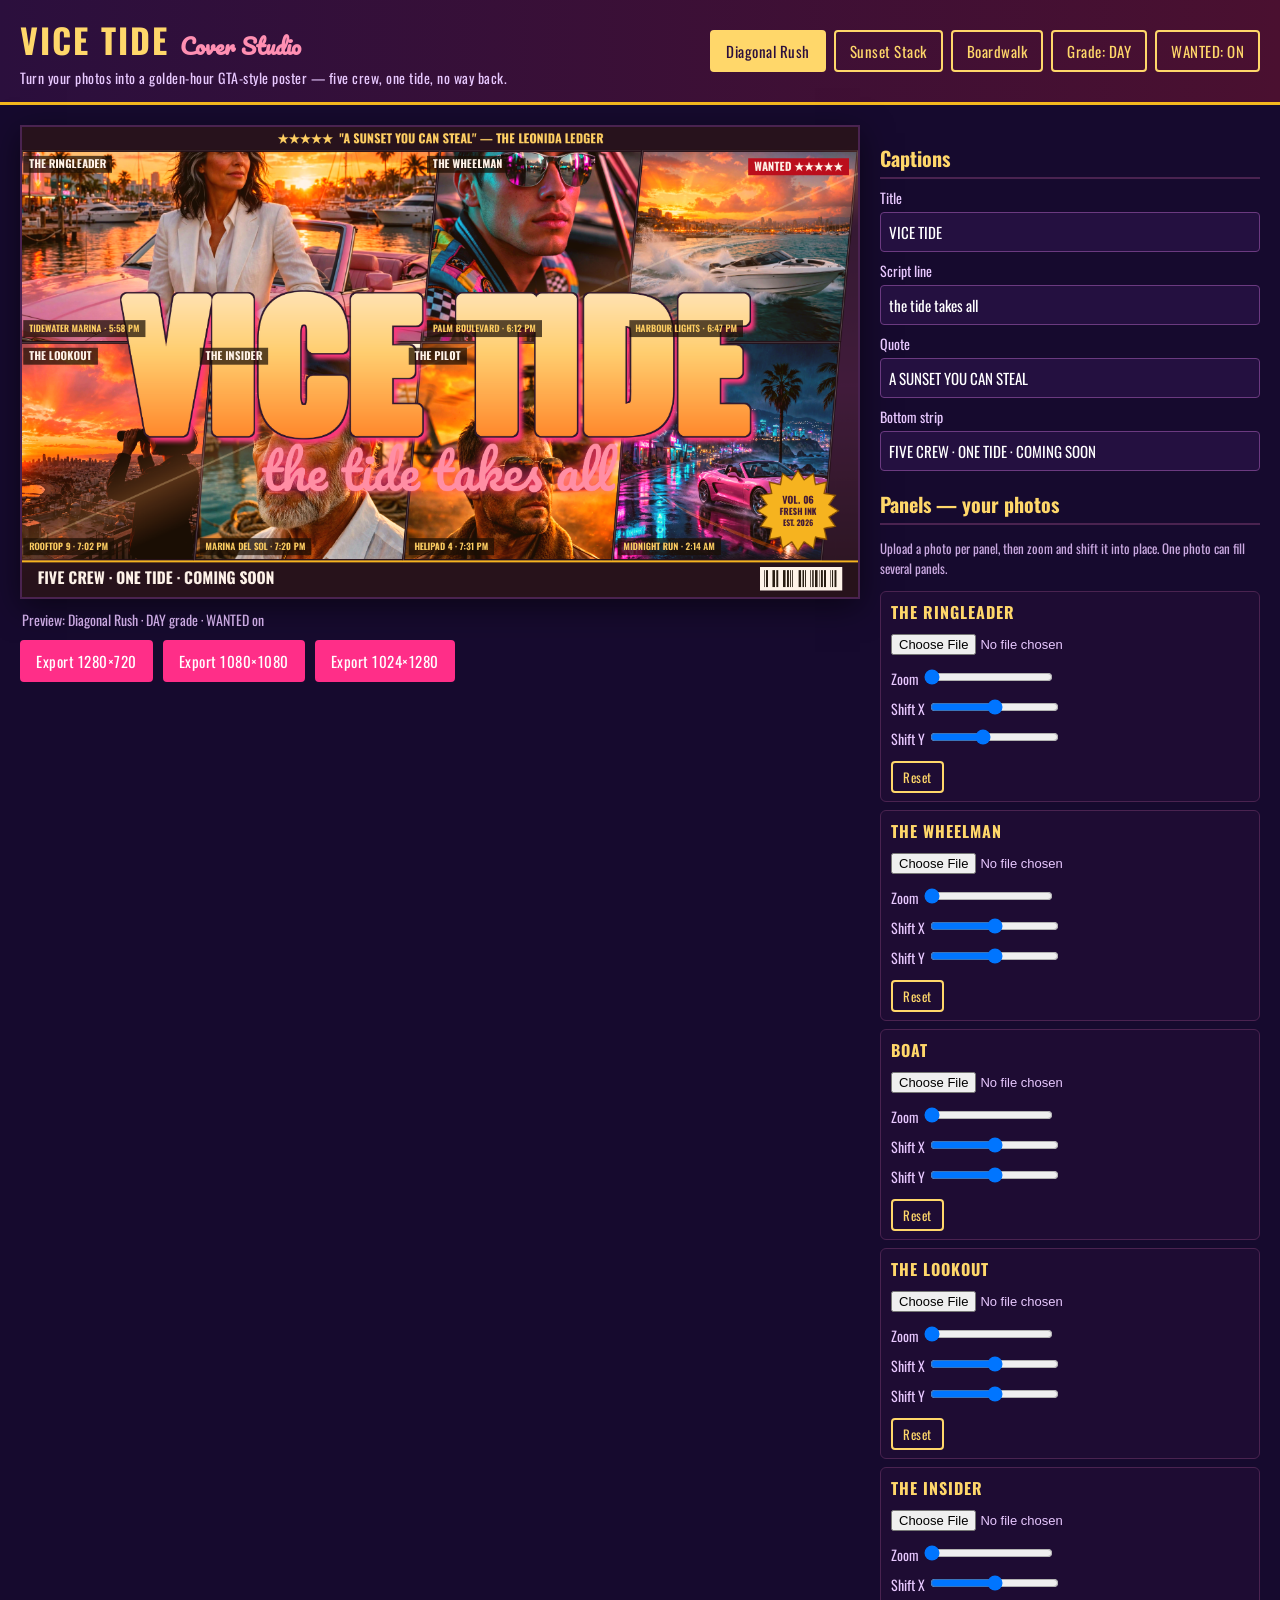
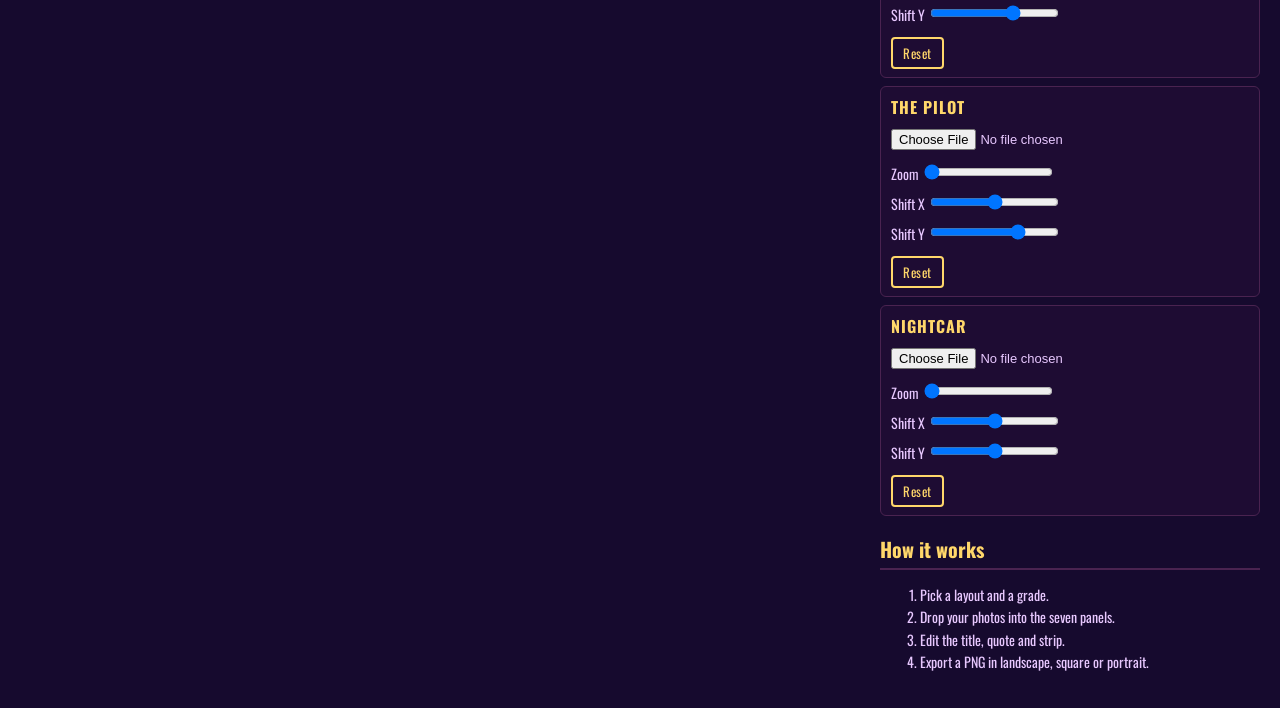
<file: app/index.html>
<!DOCTYPE html>
<html lang="en">
<head>
<meta charset="utf-8">
<meta name="viewport" content="width=device-width, initial-scale=1">
<title>VICE TIDE Cover Studio — GTA-style cover maker</title>
<link rel="stylesheet" href="style.css">
</head>
<body>
<header class="topbar">
  <div class="brand">
    <h1>VICE TIDE <span>Cover Studio</span></h1>
    <p>Turn your photos into a golden-hour GTA-style poster — five crew, one tide, no way back.</p>
  </div>
  <div class="top-actions">
    <button type="button" data-layout="rush" class="active">Diagonal Rush</button>
    <button type="button" data-layout="stack">Sunset Stack</button>
    <button type="button" data-layout="boardwalk">Boardwalk</button>
    <button type="button" id="grade">Grade: DAY</button>
    <button type="button" id="wanted">WANTED: ON</button>
  </div>
</header>

<main>
  <section class="preview-col">
    <canvas id="preview" width="1280" height="720"></canvas>
    <p id="status" class="status">Loading photos…</p>
    <div class="exports">
      <button type="button" data-export="landscape">Export 1280×720</button>
      <button type="button" data-export="square">Export 1080×1080</button>
      <button type="button" data-export="portrait">Export 1024×1280</button>
    </div>
  </section>

  <aside class="controls">
    <h2>Captions</h2>
    <label>Title <input id="title" value="VICE TIDE" maxlength="24"></label>
    <label>Script line <input id="script" value="the tide takes all" maxlength="40"></label>
    <label>Quote <input id="quote" value="A SUNSET YOU CAN STEAL" maxlength="48"></label>
    <label>Bottom strip <input id="strip" value="FIVE CREW · ONE TIDE · COMING SOON" maxlength="48"></label>

    <h2>Panels — your photos</h2>
    <p class="hint">Upload a photo per panel, then zoom and shift it into place. One photo can fill several panels.</p>
    <div id="panels"></div>

    <h2>How it works</h2>
    <ol class="how">
      <li>Pick a layout and a grade.</li>
      <li>Drop your photos into the seven panels.</li>
      <li>Edit the title, quote and strip.</li>
      <li>Export a PNG in landscape, square or portrait.</li>
    </ol>
  </aside>
</main>

<script src="src/cover.js"></script>
<script src="src/editor.js"></script>
</body>
</html>
</file>
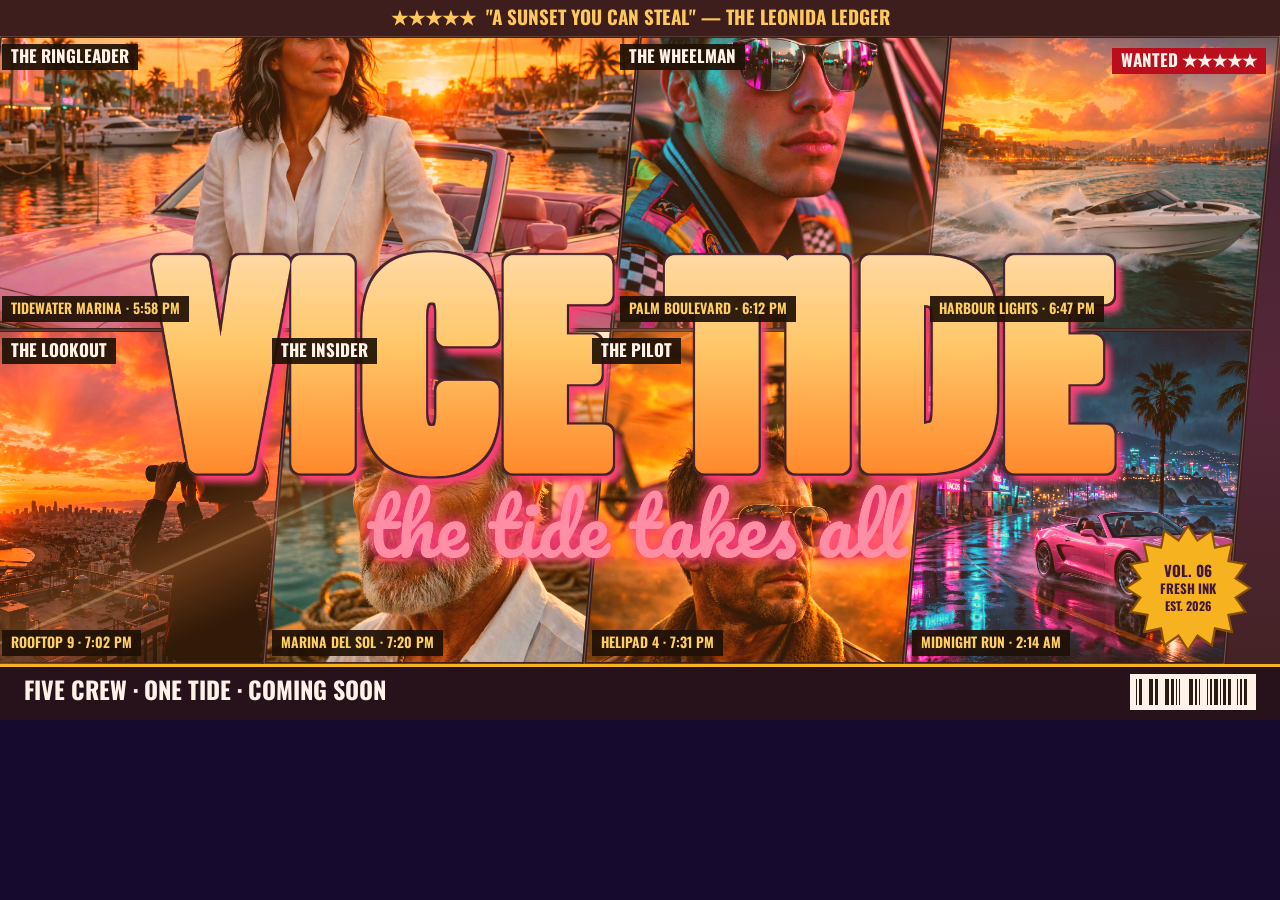
<file: shots/cover.html>
<!DOCTYPE html>
<html lang="en">
<head>
<meta charset="utf-8">
<title>VICE TIDE — cover shot</title>
<style>
  @font-face { font-family: 'Oswald'; src: url('../app/fonts/Oswald.ttf') format('truetype'); font-weight: 100 900; }
  @font-face { font-family: 'Pacifico'; src: url('../app/fonts/Pacifico.ttf') format('truetype'); }
  html, body { margin: 0; padding: 0; background: #160a2e; }
  canvas { display: block; }
</style>
</head>
<body>
<canvas id="shot" width="1280" height="720"></canvas>
<script src="../app/src/cover.js"></script>
<script>
  var state = window.ViceTide.defaultState();
  var canvas = document.getElementById('shot');
  function draw() {
    window.ViceTide.drawCover(canvas, state, 'rush', '../app/').then(function () {
      document.title = 'ready';
    });
  }
  if (document.fonts && document.fonts.ready) { document.fonts.ready.then(draw); } else { draw(); }
  draw();
</script>
</body>
</html>
</file>
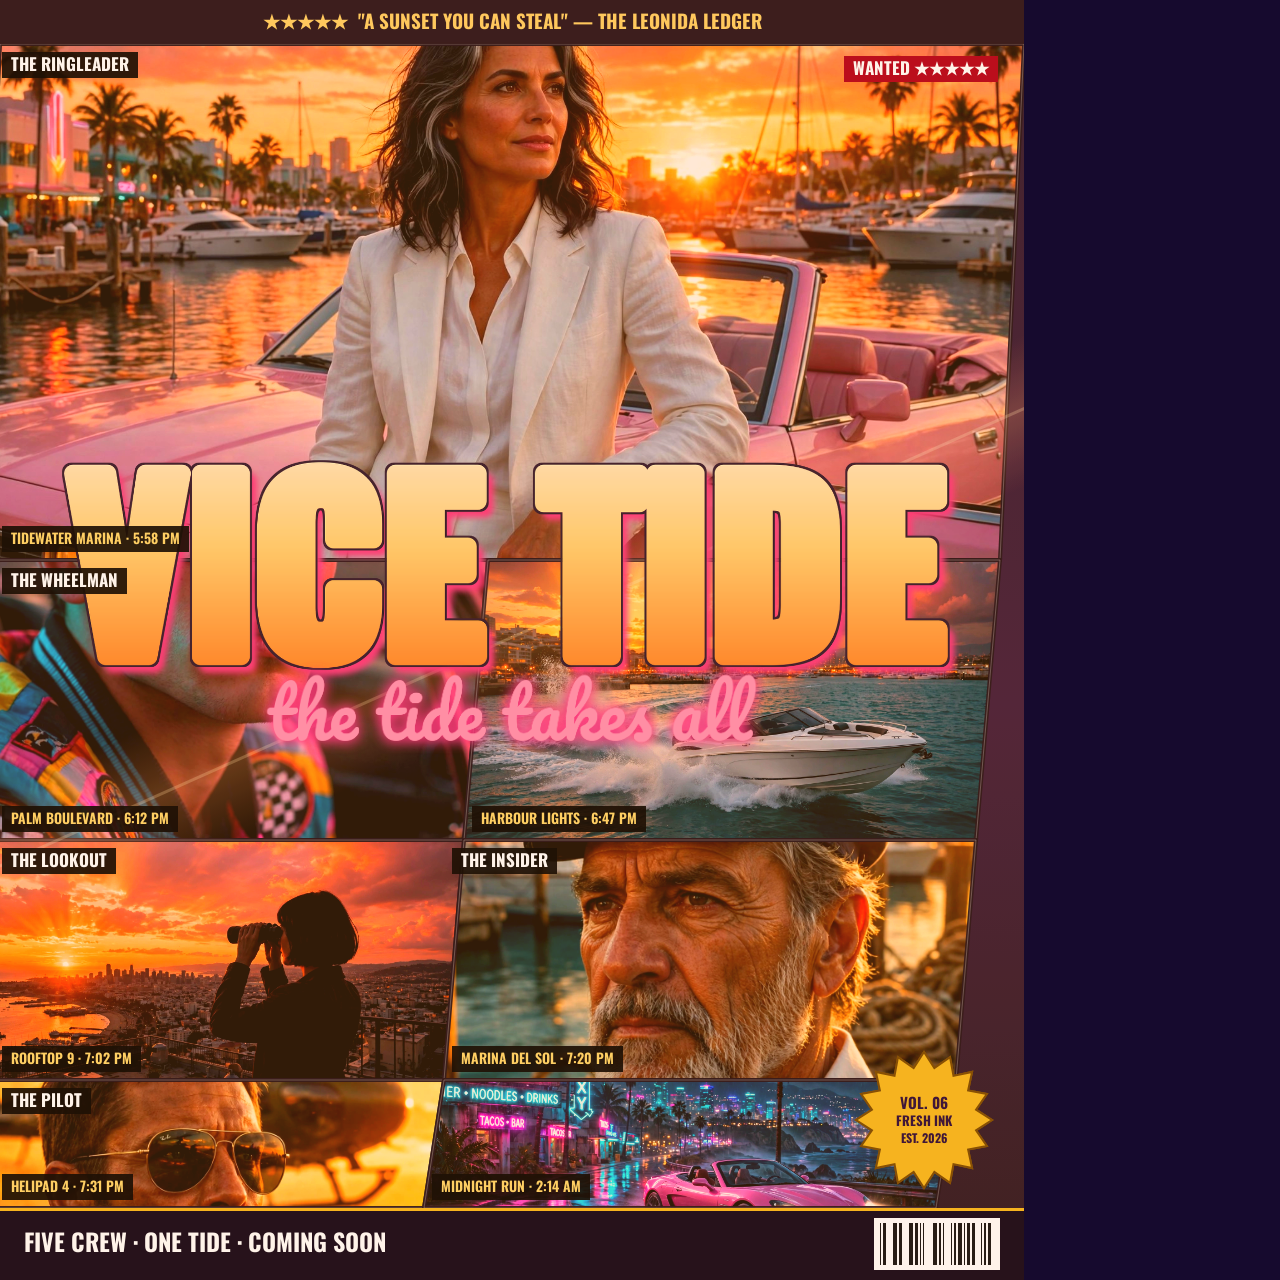
<file: shots/portrait.html>
<!DOCTYPE html>
<html lang="en">
<head>
<meta charset="utf-8">
<title>VICE TIDE — portrait shot</title>
<style>
  @font-face { font-family: 'Oswald'; src: url('../app/fonts/Oswald.ttf') format('truetype'); font-weight: 100 900; }
  @font-face { font-family: 'Pacifico'; src: url('../app/fonts/Pacifico.ttf') format('truetype'); }
  html, body { margin: 0; padding: 0; background: #160a2e; }
  canvas { display: block; }
</style>
</head>
<body>
<canvas id="shot" width="1024" height="1280"></canvas>
<script src="../app/src/cover.js"></script>
<script>
  var state = window.ViceTide.defaultState();
  var canvas = document.getElementById('shot');
  function draw() {
    window.ViceTide.drawCover(canvas, state, 'portrait', '../app/').then(function () {
      document.title = 'ready';
    });
  }
  if (document.fonts && document.fonts.ready) { document.fonts.ready.then(draw); } else { draw(); }
  draw();
</script>
</body>
</html>
</file>
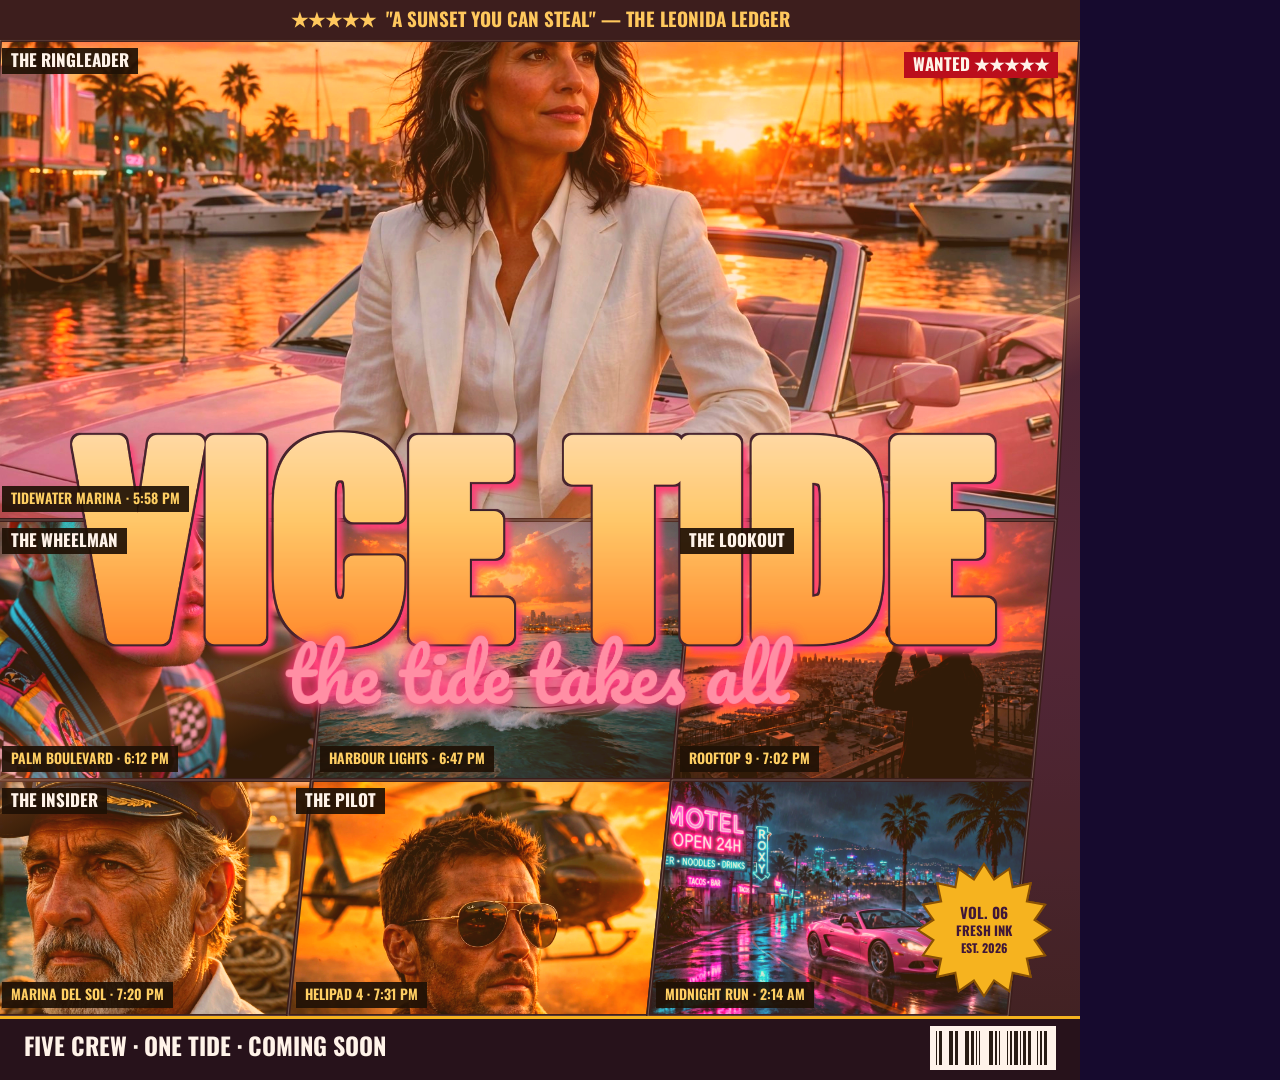
<file: shots/square.html>
<!DOCTYPE html>
<html lang="en">
<head>
<meta charset="utf-8">
<title>VICE TIDE — square shot</title>
<style>
  @font-face { font-family: 'Oswald'; src: url('../app/fonts/Oswald.ttf') format('truetype'); font-weight: 100 900; }
  @font-face { font-family: 'Pacifico'; src: url('../app/fonts/Pacifico.ttf') format('truetype'); }
  html, body { margin: 0; padding: 0; background: #160a2e; }
  canvas { display: block; }
</style>
</head>
<body>
<canvas id="shot" width="1080" height="1080"></canvas>
<script src="../app/src/cover.js"></script>
<script>
  var state = window.ViceTide.defaultState();
  var canvas = document.getElementById('shot');
  function draw() {
    window.ViceTide.drawCover(canvas, state, 'square', '../app/').then(function () {
      document.title = 'ready';
    });
  }
  if (document.fonts && document.fonts.ready) { document.fonts.ready.then(draw); } else { draw(); }
  draw();
</script>
</body>
</html>
</file>
<file: app/style.css>
@font-face {
  font-family: 'Oswald';
  src: url('fonts/Oswald.ttf') format('truetype');
  font-weight: 100 900;
  font-display: swap;
}
@font-face {
  font-family: 'Pacifico';
  src: url('fonts/Pacifico.ttf') format('truetype');
  font-weight: 400;
  font-display: swap;
}

* { box-sizing: border-box; }
body {
  margin: 0;
  background: #160a2e;
  color: #f5e9ff;
  font-family: 'Oswald', 'Arial Narrow', sans-serif;
}
.topbar {
  display: flex;
  flex-wrap: wrap;
  align-items: center;
  justify-content: space-between;
  gap: 12px;
  padding: 14px 20px;
  background: linear-gradient(90deg, #2b0f3d, #4a1030);
  border-bottom: 3px solid #f5b81e;
}
.brand h1 {
  margin: 0;
  font-size: 34px;
  letter-spacing: 2px;
  color: #ffd76a;
}
.brand h1 span { color: #ff8fb2; font-family: 'Pacifico', cursive; font-size: 22px; letter-spacing: 0; }
.brand p { margin: 2px 0 0; font-size: 14px; color: #e8c8ff; letter-spacing: 0.5px; }
.top-actions { display: flex; flex-wrap: wrap; gap: 8px; }
button {
  font-family: 'Oswald', sans-serif;
  font-size: 15px;
  letter-spacing: 0.5px;
  padding: 8px 14px;
  border: 2px solid #ffd76a;
  background: transparent;
  color: #ffd76a;
  cursor: pointer;
  border-radius: 4px;
}
button:hover, button.active { background: #ffd76a; color: #2b0f3d; }
main {
  display: flex;
  flex-wrap: wrap;
  gap: 20px;
  padding: 20px;
  max-width: 1560px;
  margin: 0 auto;
}
.preview-col { flex: 1 1 640px; min-width: 320px; }
#preview {
  width: 100%;
  height: auto;
  display: block;
  background: #12081f;
  border: 2px solid #4a2350;
  box-shadow: 0 8px 30px rgba(0, 0, 0, 0.5);
}
.status { font-size: 14px; color: #c9a8e0; margin: 10px 2px; }
.exports { display: flex; gap: 10px; flex-wrap: wrap; margin-top: 6px; }
.exports button { background: #ff2e88; border-color: #ff2e88; color: #fff; }
.exports button:hover { background: #ff5fa2; }
.controls { flex: 0 1 380px; min-width: 300px; }
.controls h2 {
  margin: 18px 0 8px;
  font-size: 20px;
  color: #ffd76a;
  border-bottom: 2px solid #4a2350;
  padding-bottom: 4px;
}
.controls label { display: block; margin: 8px 0; font-size: 14px; color: #e8c8ff; }
.controls input[type="text"], .controls input:not([type]) {
  width: 100%;
  padding: 8px;
  margin-top: 4px;
  background: #241040;
  border: 1px solid #6b3a80;
  color: #fff;
  font-family: 'Oswald', sans-serif;
  font-size: 15px;
  border-radius: 4px;
}
.hint { font-size: 13px; color: #c9a8e0; }
.panel-row {
  border: 1px solid #4a2350;
  border-radius: 6px;
  padding: 8px 10px;
  margin: 8px 0;
  background: #1e0c33;
}
.panel-label { font-weight: 700; color: #ffd76a; letter-spacing: 1px; margin-bottom: 6px; }
.panel-row input[type="file"] { width: 100%; margin: 4px 0; font-size: 13px; color: #e8c8ff; }
.slider { display: flex; align-items: center; gap: 8px; font-size: 13px; margin: 4px 0; }
.slider input[type="range"] { flex: 1; }
.panel-row button { padding: 4px 10px; font-size: 13px; margin-top: 4px; }
.how { font-size: 14px; color: #e8c8ff; line-height: 1.6; }
</file>
